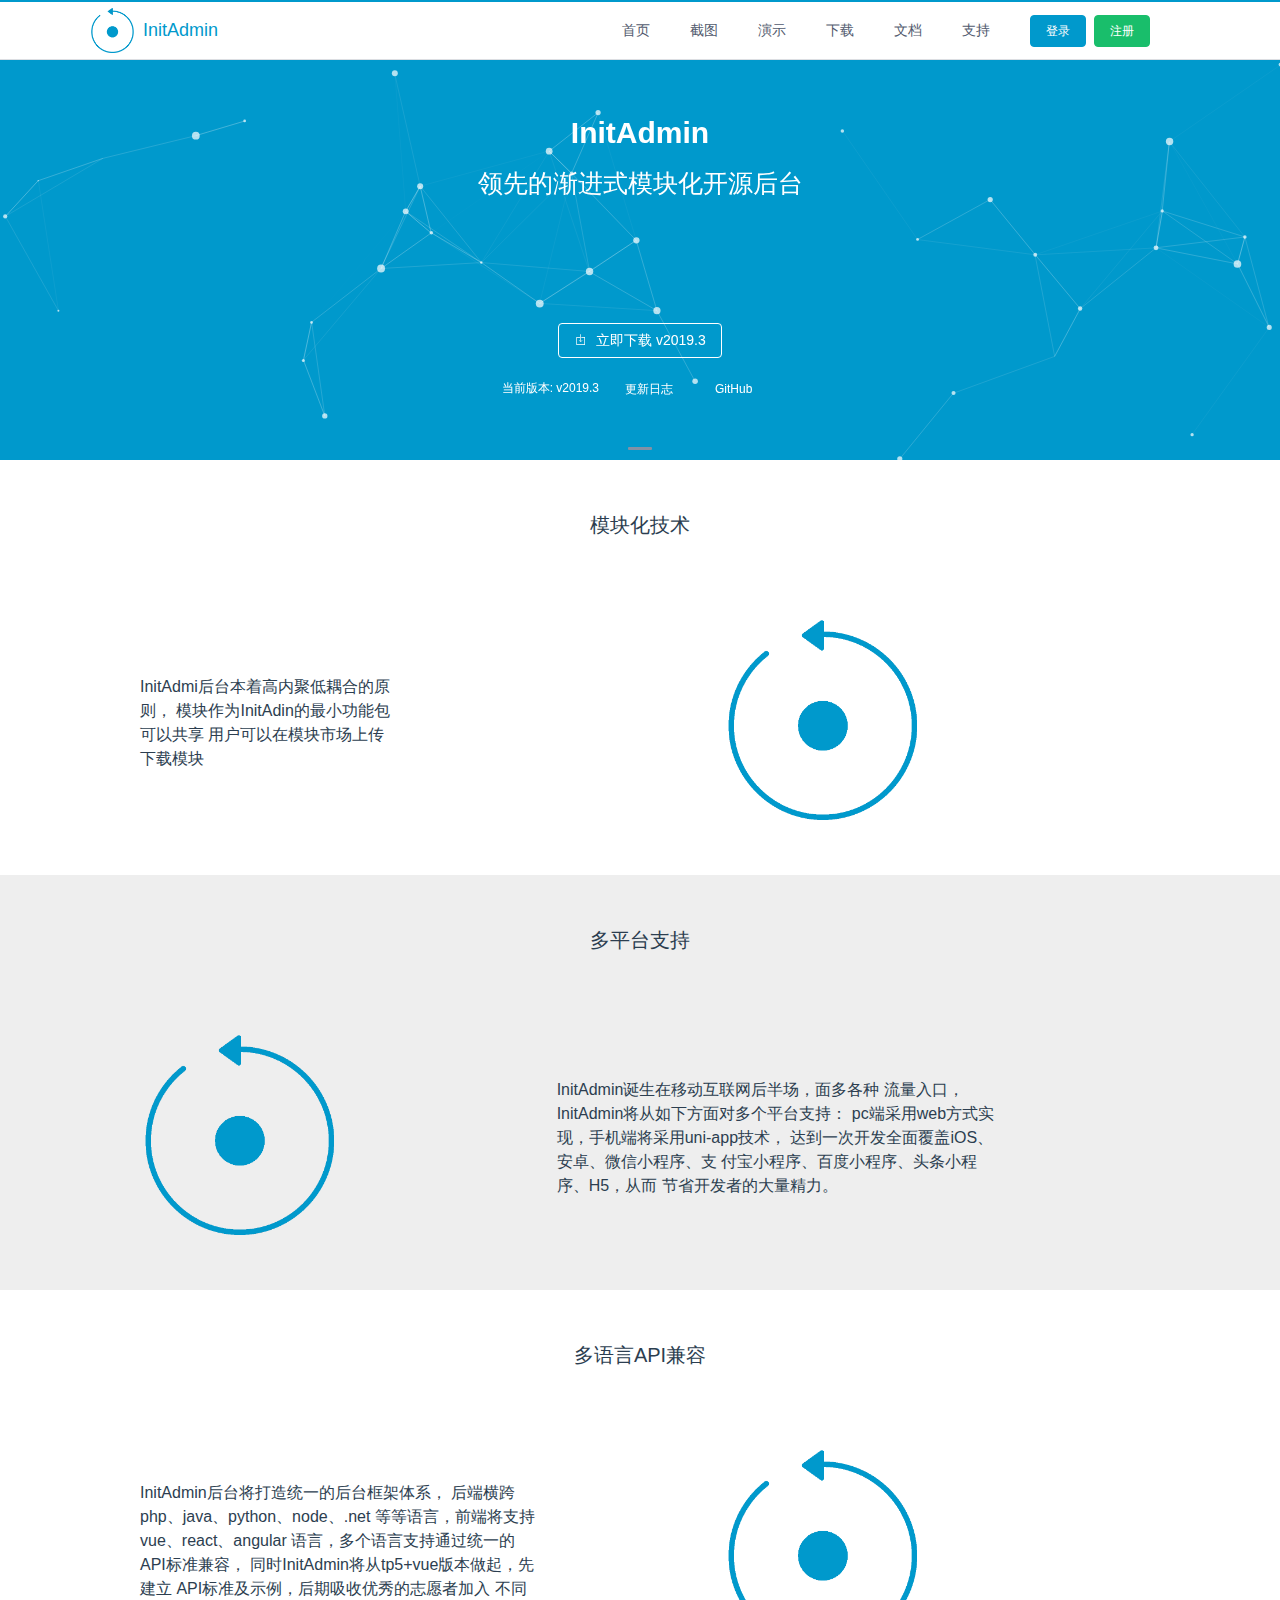
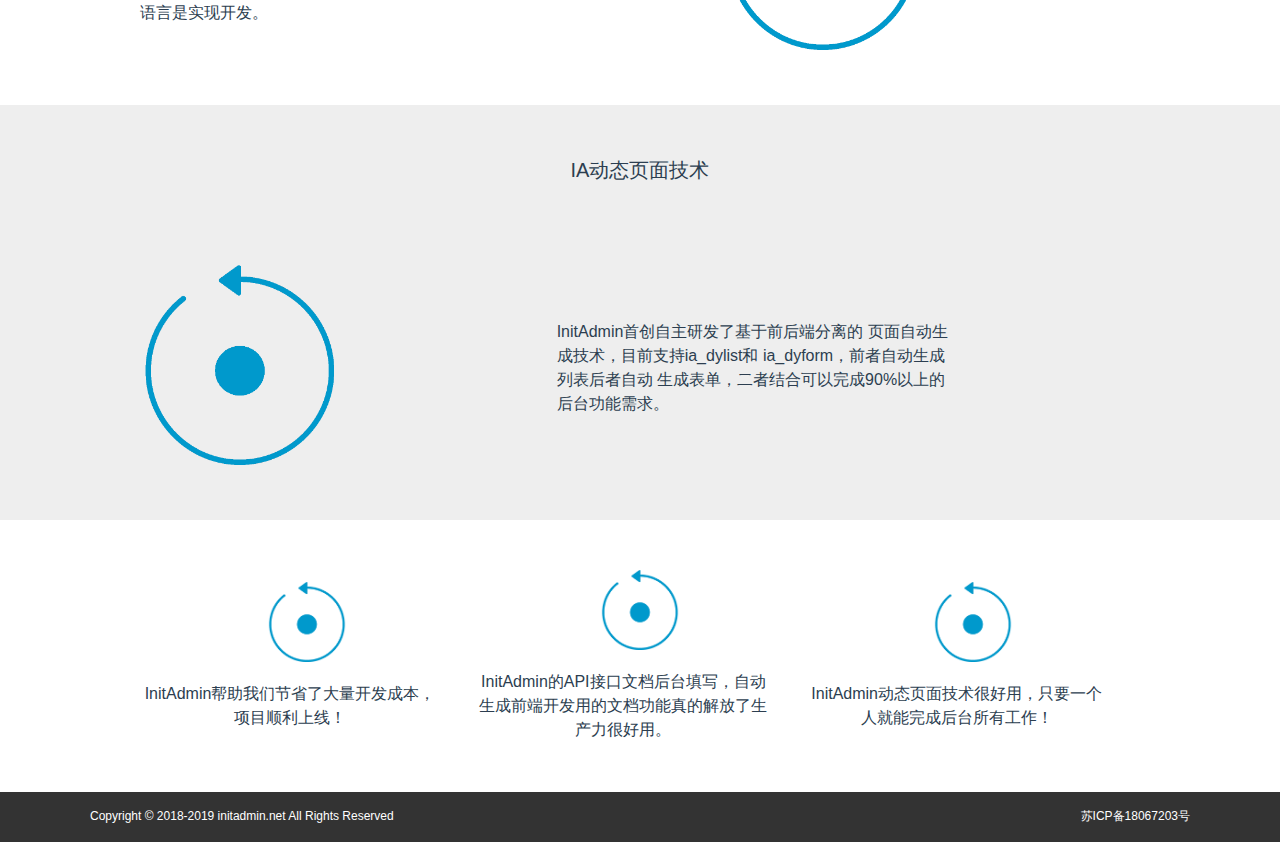
<file: index.html>
<!DOCTYPE html><html lang=en><head><meta charset=utf-8><meta http-equiv=X-UA-Compatible content="IE=edge"><meta name=viewport content="width=device-width,initial-scale=1"><link rel=icon href=favicon.ico><title>InitAdmin</title><link href=css/chunk-057ba854.10ad2857.css rel=prefetch><link href=css/chunk-7e0fdaf0.a1c6950a.css rel=prefetch><link href=css/chunk-c8d2459e.38240b91.css rel=prefetch><link href=css/chunk-cbc32a02.f9173117.css rel=prefetch><link href=js/chunk-057ba854.968d621b.js rel=prefetch><link href=js/chunk-7e0fdaf0.f34e01a5.js rel=prefetch><link href=js/chunk-c8d2459e.73c18ebd.js rel=prefetch><link href=js/chunk-cbc32a02.6cceb56c.js rel=prefetch><link href=css/app.9f470ac3.css rel=preload as=style><link href=js/app.f815227f.js rel=preload as=script><link href=js/chunk-vendors.dcfe352f.js rel=preload as=script><link href=css/app.9f470ac3.css rel=stylesheet></head><body><noscript><strong>We're sorry but apptool doesn't work properly without JavaScript enabled. Please enable it to continue.</strong></noscript><div id=app></div><script src=js/chunk-vendors.dcfe352f.js></script><script src=js/app.f815227f.js></script></body></html>
</file>
